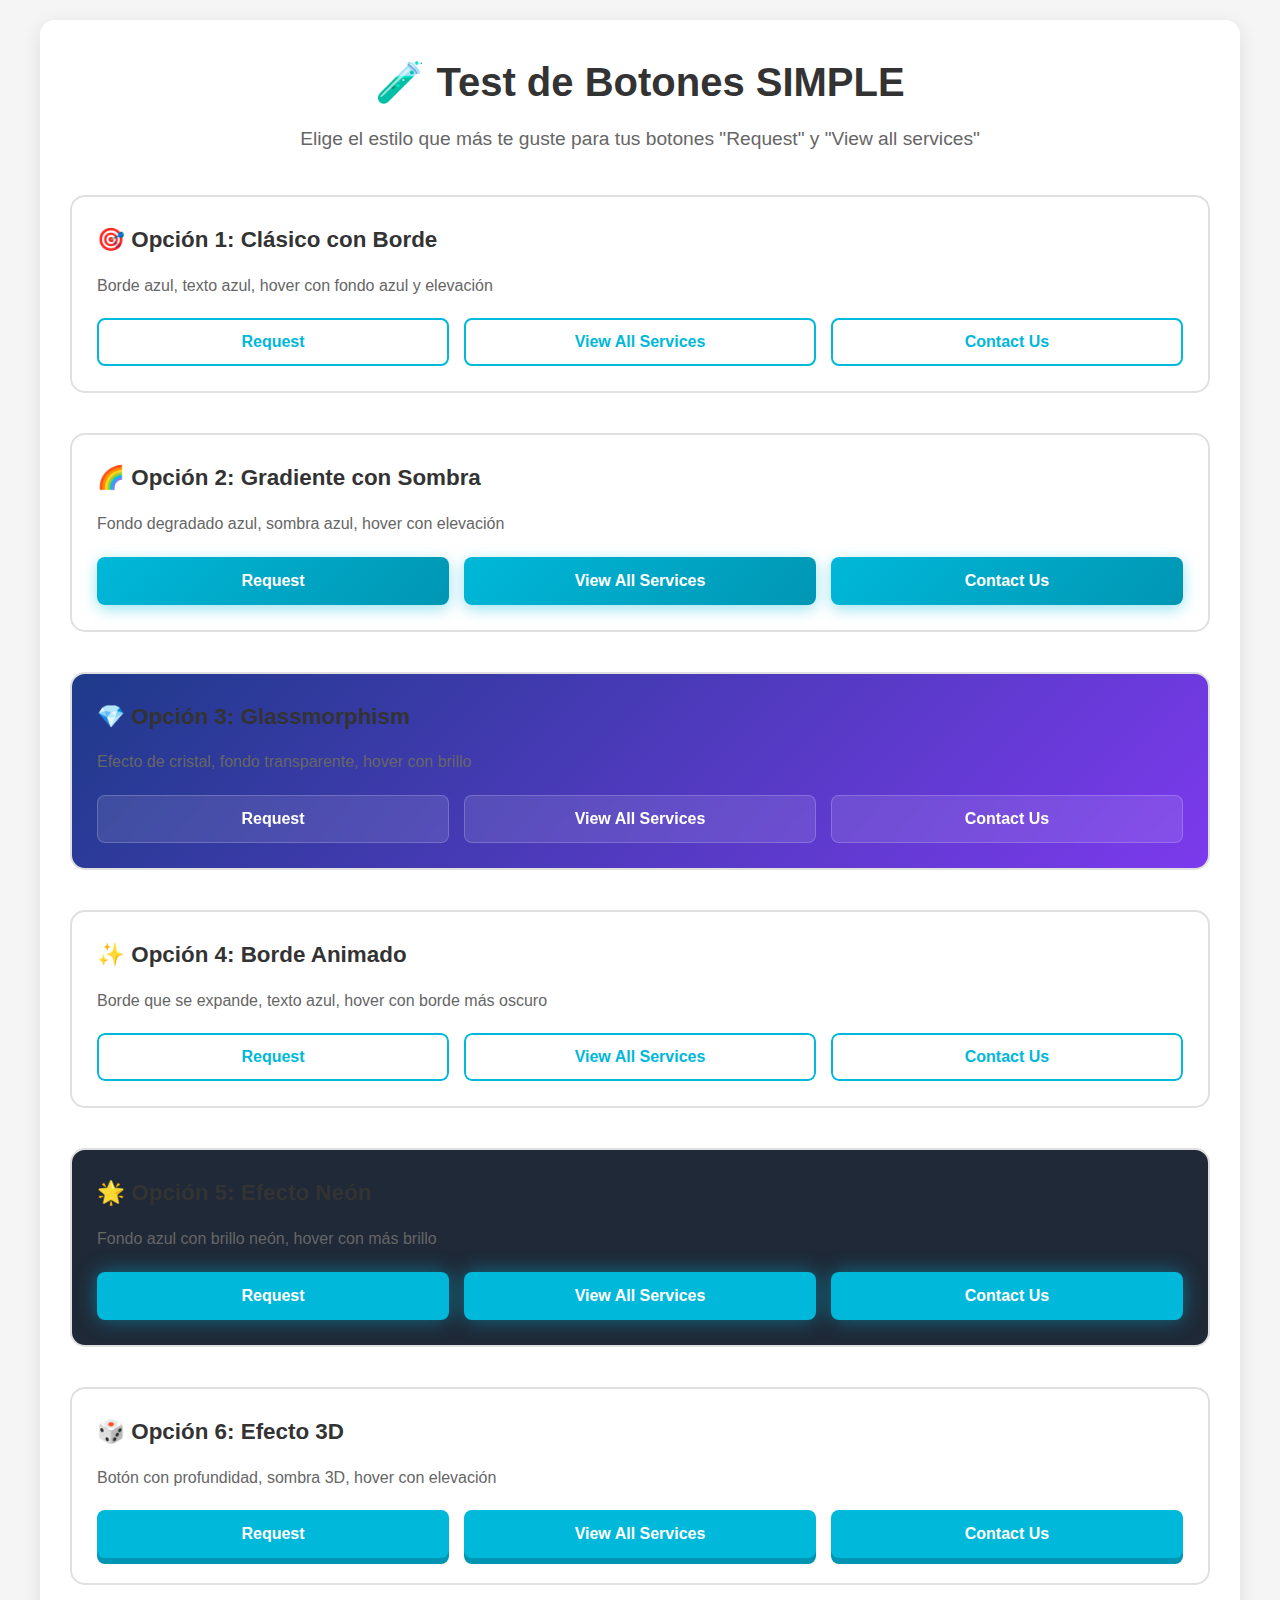
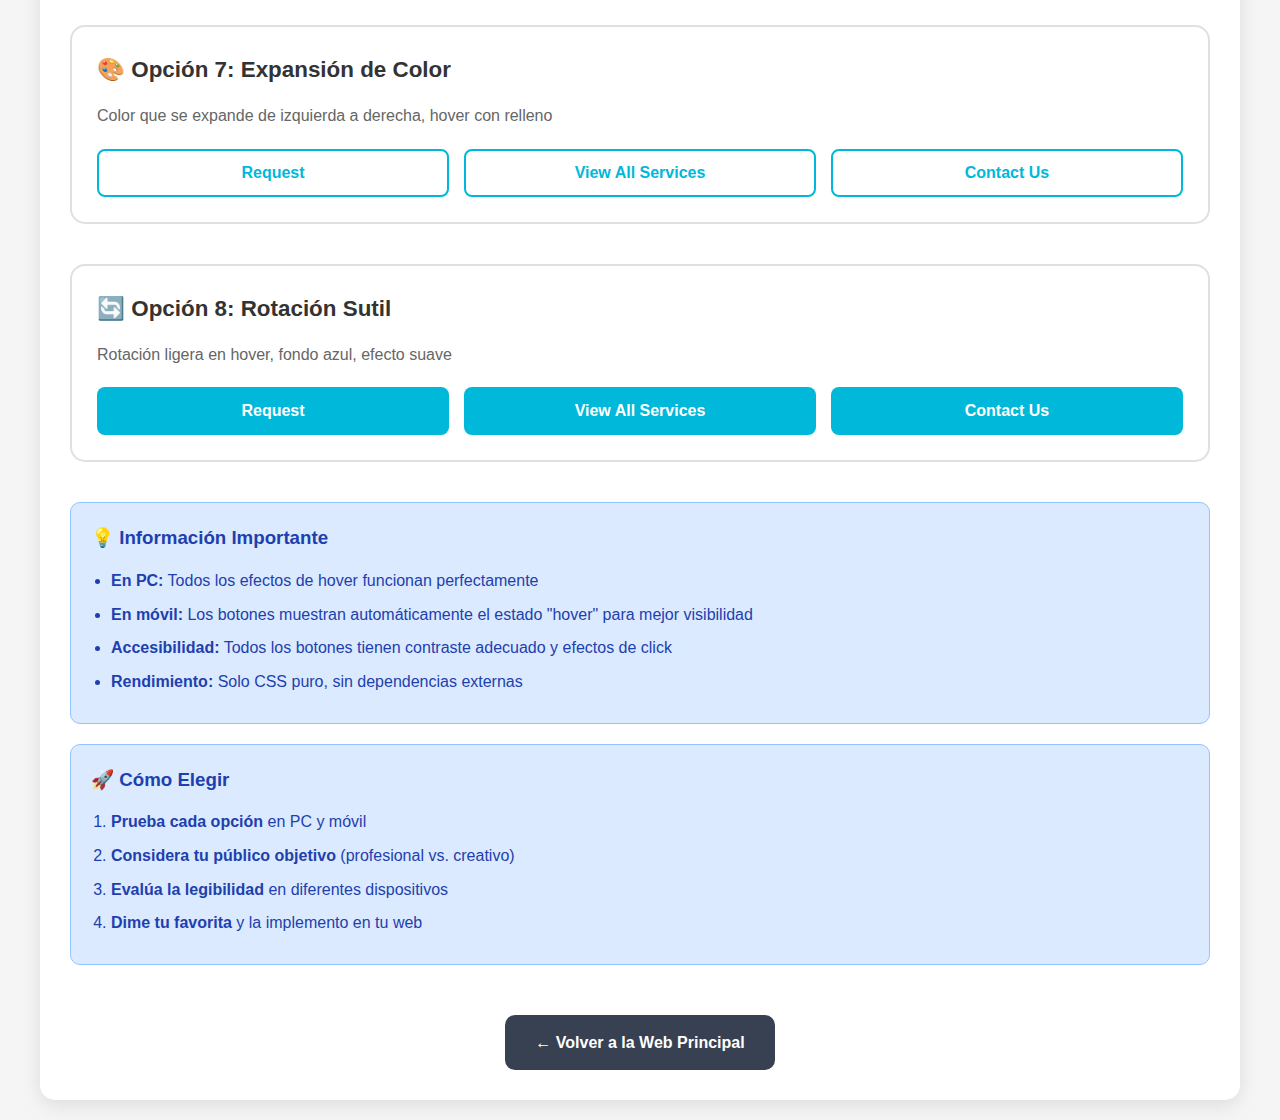
<file: button-test-simple.html>
<!DOCTYPE html>
<html lang="es">
<head>
  <meta charset="utf-8" />
  <meta name="viewport" content="width=device-width, initial-scale=1" />
  <title>🧪 Test de Botones SIMPLE - Solution Planet</title>
  
  <style>
    /* Reset básico */
    * {
      margin: 0;
      padding: 0;
      box-sizing: border-box;
    }
    
    body {
      font-family: Arial, sans-serif;
      background-color: #f5f5f5;
      color: #333;
      line-height: 1.6;
      padding: 20px;
    }
    
    .container {
      max-width: 1200px;
      margin: 0 auto;
      background: white;
      padding: 30px;
      border-radius: 15px;
      box-shadow: 0 5px 20px rgba(0,0,0,0.1);
    }
    
    h1 {
      text-align: center;
      font-size: 2.5rem;
      margin-bottom: 10px;
      color: #333;
    }
    
    .subtitle {
      text-align: center;
      font-size: 1.2rem;
      color: #666;
      margin-bottom: 40px;
    }
    
    .test-section {
      margin-bottom: 40px;
      padding: 25px;
      border: 2px solid #e0e0e0;
      border-radius: 15px;
      background: white;
    }
    
    .test-section h3 {
      font-size: 1.4rem;
      margin-bottom: 15px;
      color: #333;
      display: flex;
      align-items: center;
      gap: 10px;
    }
    
    .test-section p {
      color: #666;
      margin-bottom: 20px;
      font-size: 1rem;
    }
    
    .button-grid {
      display: grid;
      grid-template-columns: repeat(auto-fit, minmax(200px, 1fr));
      gap: 15px;
    }
    
    /* Estilos base para todos los botones */
    .btn-base {
      display: inline-flex;
      align-items: center;
      justify-content: center;
      padding: 12px 24px;
      font-size: 16px;
      font-weight: 600;
      border-radius: 8px;
      text-decoration: none;
      cursor: pointer;
      transition: all 0.3s ease;
      min-height: 48px;
      border: none;
      outline: none;
      width: 100%;
    }
    
    /* OPCIÓN 1: Clásico con borde */
    .btn-option-1 {
      background: white;
      color: #00B8D9;
      border: 2px solid #00B8D9;
    }
    .btn-option-1:hover {
      background: #00B8D9;
      color: white;
      transform: translateY(-3px);
      box-shadow: 0 8px 25px rgba(0, 184, 217, 0.3);
    }
    
    /* OPCIÓN 2: Gradiente con sombra */
    .btn-option-2 {
      background: linear-gradient(135deg, #00B8D9, #0096B3);
      color: white;
      box-shadow: 0 4px 15px rgba(0, 184, 217, 0.4);
    }
    .btn-option-2:hover {
      transform: translateY(-3px);
      box-shadow: 0 8px 25px rgba(0, 184, 217, 0.6);
    }
    
    /* OPCIÓN 3: Glassmorphism */
    .btn-option-3 {
      background: rgba(255, 255, 255, 0.1);
      color: white;
      border: 1px solid rgba(255, 255, 255, 0.2);
      backdrop-filter: blur(10px);
    }
    .btn-option-3:hover {
      background: rgba(255, 255, 255, 0.2);
      transform: translateY(-3px);
      box-shadow: 0 8px 25px rgba(255, 255, 255, 0.2);
    }
    
    /* OPCIÓN 4: Borde animado */
    .btn-option-4 {
      background: white;
      color: #00B8D9;
      position: relative;
      overflow: hidden;
    }
    .btn-option-4::before {
      content: '';
      position: absolute;
      top: 0;
      left: 0;
      right: 0;
      bottom: 0;
      border: 2px solid #00B8D9;
      border-radius: 8px;
      transition: all 0.3s ease;
    }
    .btn-option-4:hover::before {
      border-color: #0096B3;
      transform: scale(1.05);
    }
    .btn-option-4:hover {
      color: #0096B3;
      transform: translateY(-3px);
    }
    
    /* OPCIÓN 5: Efecto neón */
    .btn-option-5 {
      background: #00B8D9;
      color: white;
      box-shadow: 0 0 20px rgba(0, 184, 217, 0.5);
    }
    .btn-option-5:hover {
      transform: translateY(-3px);
      box-shadow: 0 0 30px rgba(0, 184, 217, 0.8), 0 8px 25px rgba(0, 184, 217, 0.3);
    }
    
    /* OPCIÓN 6: Efecto 3D */
    .btn-option-6 {
      background: #00B8D9;
      color: white;
      box-shadow: 0 6px 0 #0096B3;
      transform: translateY(0);
    }
    .btn-option-6:hover {
      transform: translateY(-2px);
      box-shadow: 0 8px 0 #0096B3;
    }
    .btn-option-6:active {
      transform: translateY(2px);
      box-shadow: 0 2px 0 #0096B3;
    }
    
    /* OPCIÓN 7: Expansión de color */
    .btn-option-7 {
      background: white;
      color: #00B8D9;
      border: 2px solid #00B8D9;
      position: relative;
      overflow: hidden;
    }
    .btn-option-7::before {
      content: '';
      position: absolute;
      top: 0;
      left: 0;
      width: 0;
      height: 100%;
      background: #00B8D9;
      transition: width 0.3s ease;
      z-index: -1;
    }
    .btn-option-7:hover::before {
      width: 100%;
    }
    .btn-option-7:hover {
      color: white;
      transform: translateY(-3px);
    }
    
    /* OPCIÓN 8: Rotación sutil */
    .btn-option-8 {
      background: #00B8D9;
      color: white;
      transition: all 0.3s cubic-bezier(0.175, 0.885, 0.32, 1.275);
    }
    .btn-option-8:hover {
      transform: translateY(-3px) rotate(2deg);
      box-shadow: 0 8px 25px rgba(0, 184, 217, 0.4);
    }
    
    /* Efectos de click para todas las opciones */
    .btn-option-1:active, .btn-option-2:active, .btn-option-3:active,
    .btn-option-4:active, .btn-option-5:active, .btn-option-6:active,
    .btn-option-7:active, .btn-option-8:active {
      transform: scale(0.98) translateY(0);
    }
    
    /* Estilos especiales para las secciones */
    .glass-section {
      background: linear-gradient(135deg, #1e3a8a, #7c3aed);
      color: white;
    }
    
    .dark-section {
      background: #1f2937;
      color: white;
    }
    
    /* Información y botones de regreso */
    .info-box {
      background: #dbeafe;
      border: 1px solid #93c5fd;
      border-radius: 10px;
      padding: 20px;
      margin: 20px 0;
    }
    
    .info-box h3 {
      color: #1e40af;
      margin-bottom: 15px;
    }
    
    .info-box ul, .info-box ol {
      color: #1e40af;
      padding-left: 20px;
    }
    
    .info-box li {
      margin-bottom: 8px;
    }
    
    .back-button {
      display: inline-block;
      background: #374151;
      color: white;
      padding: 15px 30px;
      border-radius: 10px;
      text-decoration: none;
      font-weight: 600;
      transition: all 0.3s ease;
      margin-top: 30px;
    }
    
    .back-button:hover {
      background: #4b5563;
      transform: translateY(-2px);
    }
    
    .center {
      text-align: center;
    }
    
    /* Responsive */
    @media (max-width: 768px) {
      .container {
        padding: 20px;
        margin: 10px;
      }
      
      h1 {
        font-size: 2rem;
      }
      
      .button-grid {
        grid-template-columns: 1fr;
      }
      
      /* En móvil, mostrar siempre el estado hover */
      .btn-option-1 {
        background: #00B8D9;
        color: white;
        border-color: #0096B3;
      }
      
      .btn-option-2 {
        background: linear-gradient(135deg, #0096B3, #00B8D9);
      }
      
      .btn-option-3 {
        background: rgba(255, 255, 255, 0.3);
      }
      
      .btn-option-4 {
        color: #0096B3;
      }
      
      .btn-option-4::before {
        border-color: #0096B3;
        transform: scale(1.02);
      }
      
      .btn-option-5 {
        box-shadow: 0 0 25px rgba(0, 184, 217, 0.7);
      }
      
      .btn-option-6 {
        box-shadow: 0 4px 0 #0096B3;
      }
      
      .btn-option-7 {
        color: white;
      }
      
      .btn-option-7::before {
        width: 100%;
      }
      
      .btn-option-8 {
        transform: rotate(1deg);
      }
    }
  </style>
</head>
<body>
  <div class="container">
    <header>
      <h1>🧪 Test de Botones SIMPLE</h1>
      <p class="subtitle">Elige el estilo que más te guste para tus botones "Request" y "View all services"</p>
    </header>

    <!-- OPCIÓN 1: Clásico con borde -->
    <div class="test-section">
      <h3>🎯 Opción 1: Clásico con Borde</h3>
      <p>Borde azul, texto azul, hover con fondo azul y elevación</p>
      <div class="button-grid">
        <button class="btn-base btn-option-1">Request</button>
        <button class="btn-base btn-option-1">View All Services</button>
        <button class="btn-base btn-option-1">Contact Us</button>
      </div>
    </div>

    <!-- OPCIÓN 2: Gradiente con sombra -->
    <div class="test-section">
      <h3>🌈 Opción 2: Gradiente con Sombra</h3>
      <p>Fondo degradado azul, sombra azul, hover con elevación</p>
      <div class="button-grid">
        <button class="btn-base btn-option-2">Request</button>
        <button class="btn-base btn-option-2">View All Services</button>
        <button class="btn-base btn-option-2">Contact Us</button>
      </div>
    </div>

    <!-- OPCIÓN 3: Glassmorphism -->
    <div class="test-section glass-section">
      <h3>💎 Opción 3: Glassmorphism</h3>
      <p>Efecto de cristal, fondo transparente, hover con brillo</p>
      <div class="button-grid">
        <button class="btn-base btn-option-3">Request</button>
        <button class="btn-base btn-option-3">View All Services</button>
        <button class="btn-base btn-option-3">Contact Us</button>
      </div>
    </div>

    <!-- OPCIÓN 4: Borde animado -->
    <div class="test-section">
      <h3>✨ Opción 4: Borde Animado</h3>
      <p>Borde que se expande, texto azul, hover con borde más oscuro</p>
      <div class="button-grid">
        <button class="btn-base btn-option-4">Request</button>
        <button class="btn-base btn-option-4">View All Services</button>
        <button class="btn-base btn-option-4">Contact Us</button>
      </div>
    </div>

    <!-- OPCIÓN 5: Efecto neón -->
    <div class="test-section dark-section">
      <h3>🌟 Opción 5: Efecto Neón</h3>
      <p>Fondo azul con brillo neón, hover con más brillo</p>
      <div class="button-grid">
        <button class="btn-base btn-option-5">Request</button>
        <button class="btn-base btn-option-5">View All Services</button>
        <button class="btn-base btn-option-5">Contact Us</button>
      </div>
    </div>

    <!-- OPCIÓN 6: Efecto 3D -->
    <div class="test-section">
      <h3>🎲 Opción 6: Efecto 3D</h3>
      <p>Botón con profundidad, sombra 3D, hover con elevación</p>
      <div class="button-grid">
        <button class="btn-base btn-option-6">Request</button>
        <button class="btn-base btn-option-6">View All Services</button>
        <button class="btn-base btn-option-6">Contact Us</button>
      </div>
    </div>

    <!-- OPCIÓN 7: Expansión de color -->
    <div class="test-section">
      <h3>🎨 Opción 7: Expansión de Color</h3>
      <p>Color que se expande de izquierda a derecha, hover con relleno</p>
      <div class="button-grid">
        <button class="btn-base btn-option-7">Request</button>
        <button class="btn-base btn-option-7">View All Services</button>
        <button class="btn-base btn-option-7">Contact Us</button>
      </div>
    </div>

    <!-- OPCIÓN 8: Rotación sutil -->
    <div class="test-section">
      <h3>🔄 Opción 8: Rotación Sutil</h3>
      <p>Rotación ligera en hover, fondo azul, efecto suave</p>
      <div class="button-grid">
        <button class="btn-base btn-option-8">Request</button>
        <button class="btn-base btn-option-8">View All Services</button>
        <button class="btn-base btn-option-8">Contact Us</button>
      </div>
    </div>

    <!-- Información adicional -->
    <div class="info-box">
      <h3>💡 Información Importante</h3>
      <ul>
        <li><strong>En PC:</strong> Todos los efectos de hover funcionan perfectamente</li>
        <li><strong>En móvil:</strong> Los botones muestran automáticamente el estado "hover" para mejor visibilidad</li>
        <li><strong>Accesibilidad:</strong> Todos los botones tienen contraste adecuado y efectos de click</li>
        <li><strong>Rendimiento:</strong> Solo CSS puro, sin dependencias externas</li>
      </ul>
    </div>

    <!-- Instrucciones -->
    <div class="info-box">
      <h3>🚀 Cómo Elegir</h3>
      <ol>
        <li><strong>Prueba cada opción</strong> en PC y móvil</li>
        <li><strong>Considera tu público objetivo</strong> (profesional vs. creativo)</li>
        <li><strong>Evalúa la legibilidad</strong> en diferentes dispositivos</li>
        <li><strong>Dime tu favorita</strong> y la implemento en tu web</li>
      </ol>
    </div>

    <!-- Botón de regreso -->
    <div class="center">
      <a href="index.html" class="back-button">← Volver a la Web Principal</a>
    </div>
  </div>

  <script>
    // Agregar efectos de click a todos los botones
    document.querySelectorAll('button').forEach(button => {
      button.addEventListener('click', function() {
        // Efecto de click
        this.style.transform = 'scale(0.95)';
        setTimeout(() => {
          this.style.transform = '';
        }, 150);
        
        // Mostrar mensaje
        const buttonText = this.textContent;
        alert(`¡Botón "${buttonText}" clickeado! Esta es la opción que estás probando.`);
      });
    });

    // Agregar información de hover en móvil
    if (window.innerWidth <= 768) {
      const infoDiv = document.createElement('div');
      infoDiv.style.cssText = `
        position: fixed;
        top: 20px;
        left: 20px;
        background: #2563eb;
        color: white;
        padding: 10px 15px;
        border-radius: 8px;
        font-size: 14px;
        z-index: 1000;
        box-shadow: 0 4px 15px rgba(37, 99, 235, 0.3);
      `;
      infoDiv.innerHTML = '📱 Modo móvil: Los botones muestran el estado hover automáticamente';
      document.body.appendChild(infoDiv);
      
      setTimeout(() => {
        infoDiv.remove();
      }, 5000);
    }
  </script>
</body>
</html>
</file>
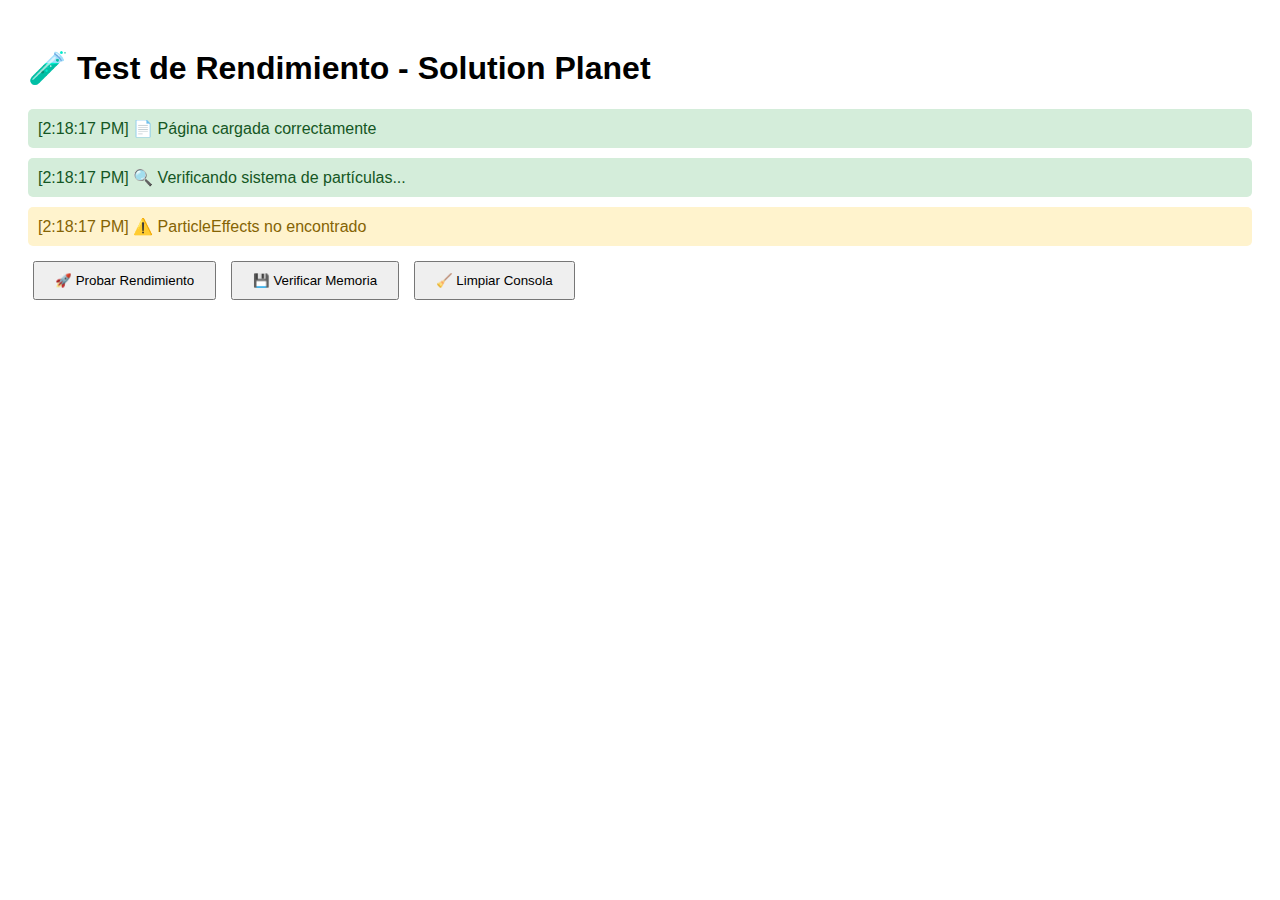
<file: performance-test.html>
<!DOCTYPE html>
<html lang="es">
<head>
  <meta charset="utf-8" />
  <meta name="viewport" content="width=device-width, initial-scale=1" />
  <title>Test de Rendimiento - Solution Planet</title>
  <style>
    body { font-family: Arial, sans-serif; padding: 20px; }
    .status { padding: 10px; margin: 10px 0; border-radius: 5px; }
    .success { background: #d4edda; color: #155724; }
    .warning { background: #fff3cd; color: #856404; }
    .error { background: #f8d7da; color: #721c24; }
    button { padding: 10px 20px; margin: 5px; }
  </style>
</head>
<body>
  <h1>🧪 Test de Rendimiento - Solution Planet</h1>
  
  <div id="status"></div>
  
  <button onclick="testPerformance()">🚀 Probar Rendimiento</button>
  <button onclick="checkMemory()">💾 Verificar Memoria</button>
  <button onclick="clearConsole()">🧹 Limpiar Consola</button>
  
  <script>
    const status = document.getElementById('status');
    
    function log(message, type = 'success') {
      const div = document.createElement('div');
      div.className = `status ${type}`;
      div.textContent = `[${new Date().toLocaleTimeString()}] ${message}`;
      status.appendChild(div);
      console.log(message);
    }
    
    function testPerformance() {
      log('🚀 Iniciando test de rendimiento...');
      
      // Test de carga de página
      const startTime = performance.now();
      
      // Simular carga
      setTimeout(() => {
        const loadTime = performance.now() - startTime;
        log(`✅ Tiempo de carga simulado: ${loadTime.toFixed(2)}ms`, 'success');
        
        // Test de memoria
        if (performance.memory) {
          const memory = performance.memory;
          log(`💾 Memoria usada: ${(memory.usedJSHeapSize / 1024 / 1024).toFixed(2)}MB`, 'success');
          log(`💾 Memoria total: ${(memory.totalJSHeapSize / 1024 / 1024).toFixed(2)}MB`, 'success');
        }
        
        // Test de FPS
        testFPS();
      }, 100);
    }
    
    function testFPS() {
      log('🎬 Probando FPS...');
      let frames = 0;
      let lastTime = performance.now();
      
      function countFrames() {
        frames++;
        const currentTime = performance.now();
        
        if (currentTime - lastTime >= 1000) {
          const fps = Math.round((frames * 1000) / (currentTime - lastTime));
          log(`🎬 FPS estimado: ${fps}`, fps > 30 ? 'success' : 'warning');
          frames = 0;
          lastTime = currentTime;
        }
        
        if (frames < 1000) {
          requestAnimationFrame(countFrames);
        }
      }
      
      requestAnimationFrame(countFrames);
    }
    
    function checkMemory() {
      if (performance.memory) {
        const memory = performance.memory;
        log(`💾 Memoria usada: ${(memory.usedJSHeapSize / 1024 / 1024).toFixed(2)}MB`, 'success');
        log(`💾 Memoria total: ${(memory.totalJSHeapSize / 1024 / 1024).toFixed(2)}MB`, 'success');
        log(`💾 Límite de memoria: ${(memory.jsHeapSizeLimit / 1024 / 1024).toFixed(2)}MB`, 'success');
      } else {
        log('⚠️ API de memoria no disponible en este navegador', 'warning');
      }
    }
    
    function clearConsole() {
      status.innerHTML = '';
      console.clear();
      log('🧹 Consola limpiada', 'success');
    }
    
    // Test automático al cargar
    window.addEventListener('load', () => {
      log('📄 Página cargada correctamente', 'success');
      log('🔍 Verificando sistema de partículas...', 'success');
      
      if (window.particleEffects) {
        const status = window.particleEffects.getStatus();
        log(`✅ ParticleEffects: ${JSON.stringify(status)}`, 'success');
      } else {
        log('⚠️ ParticleEffects no encontrado', 'warning');
      }
    });
  </script>
</body>
</html>
</file>
